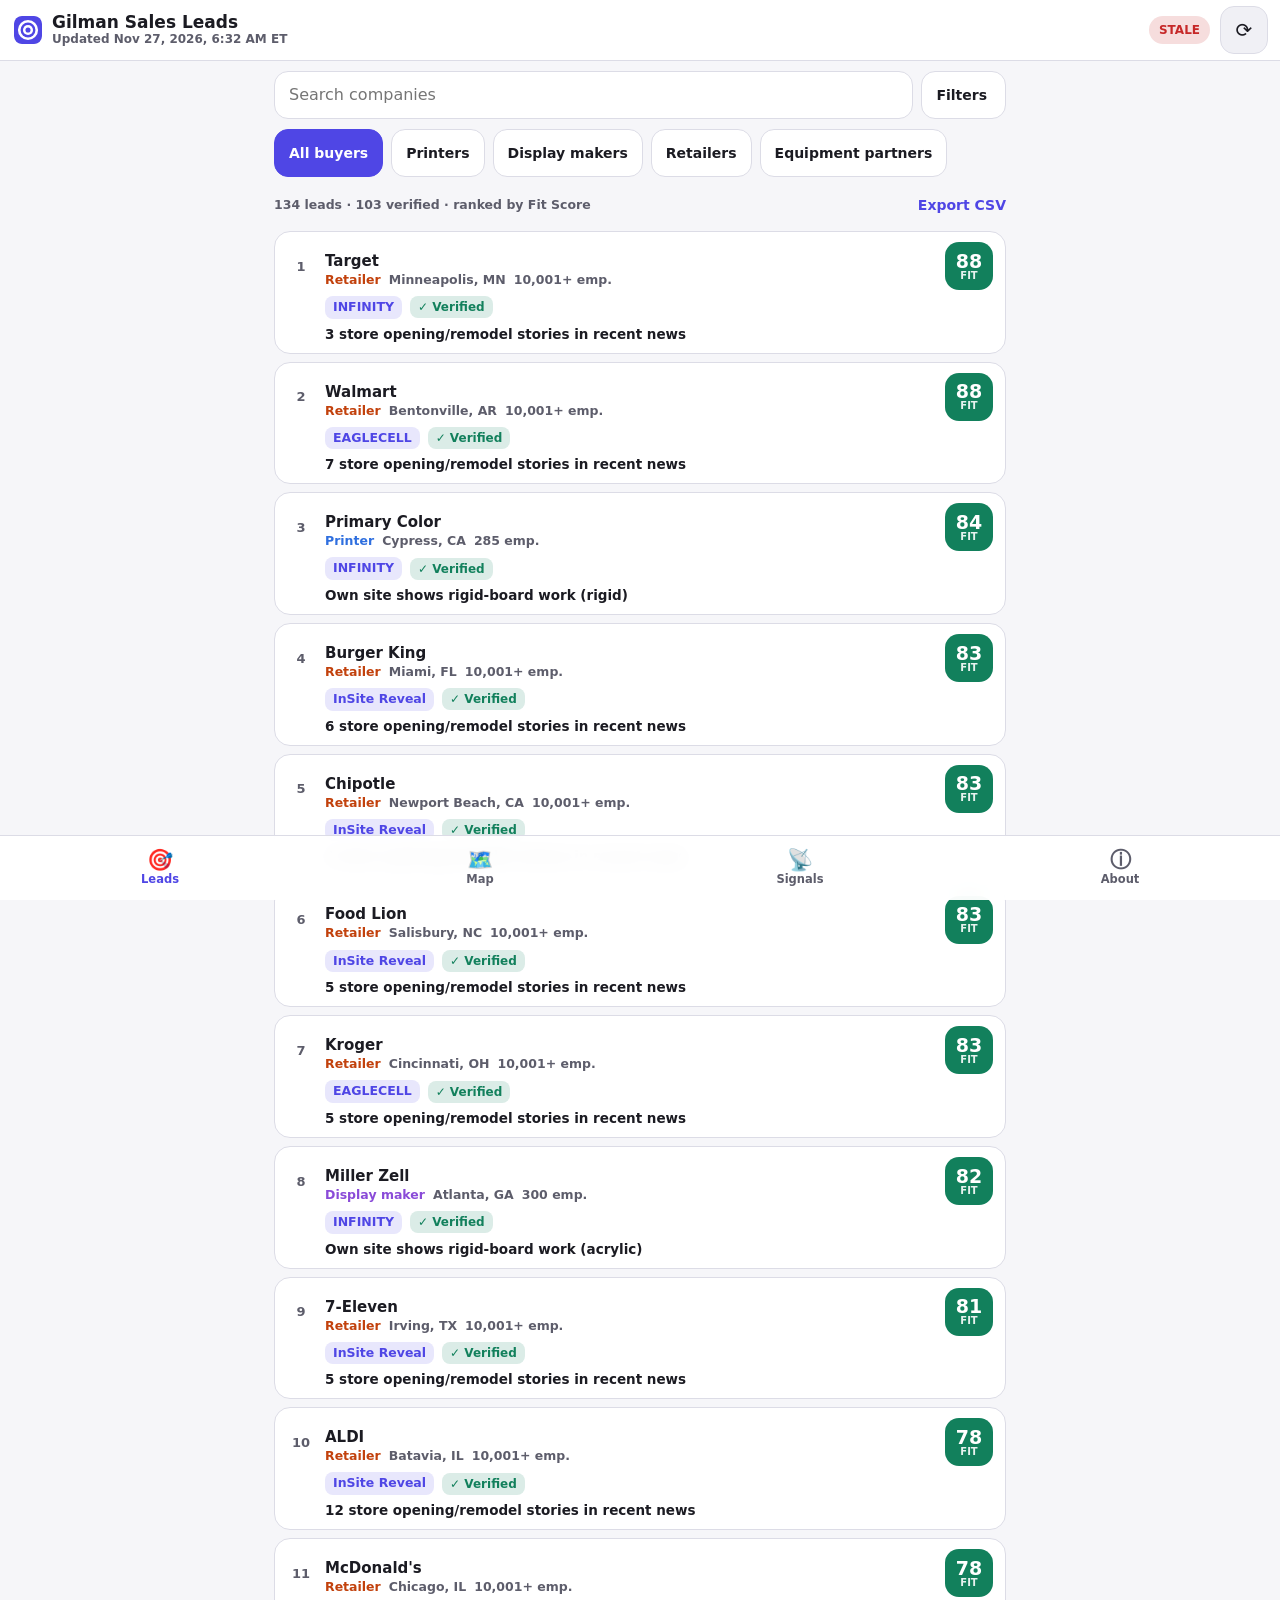
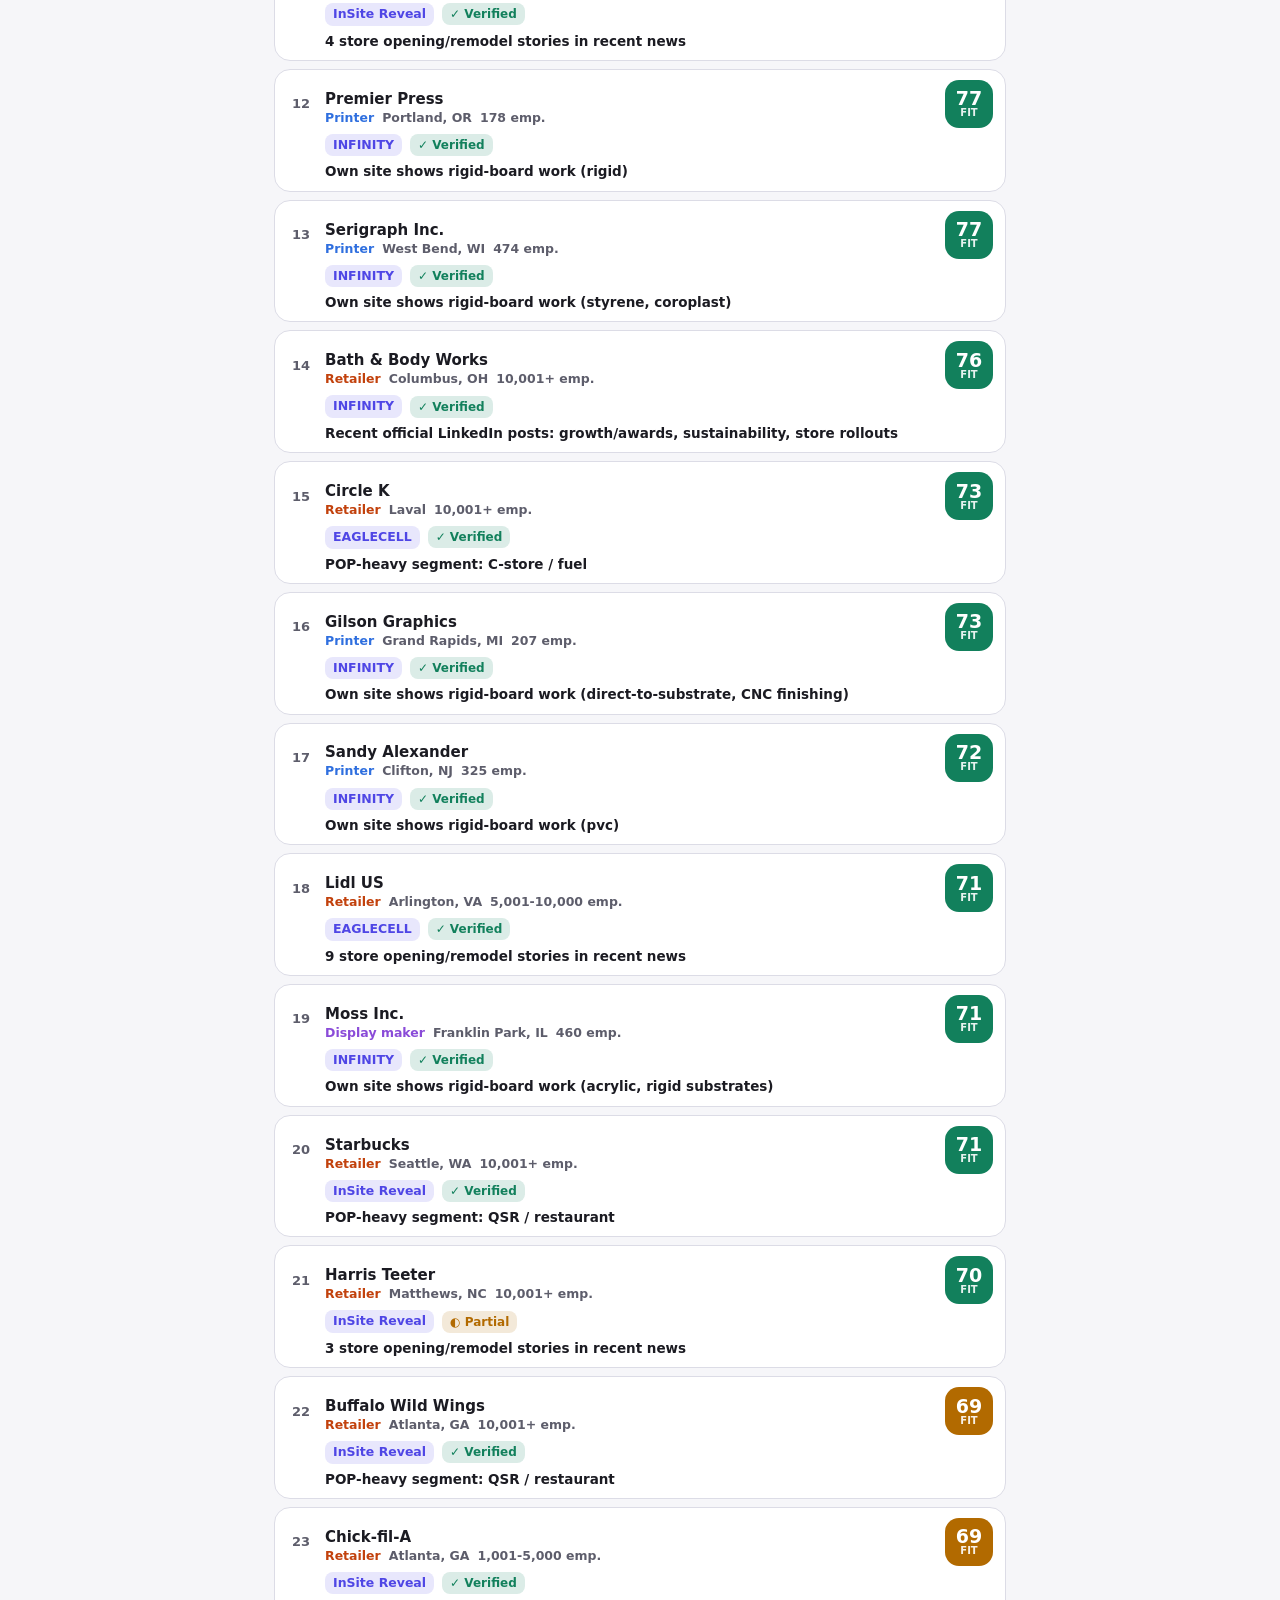
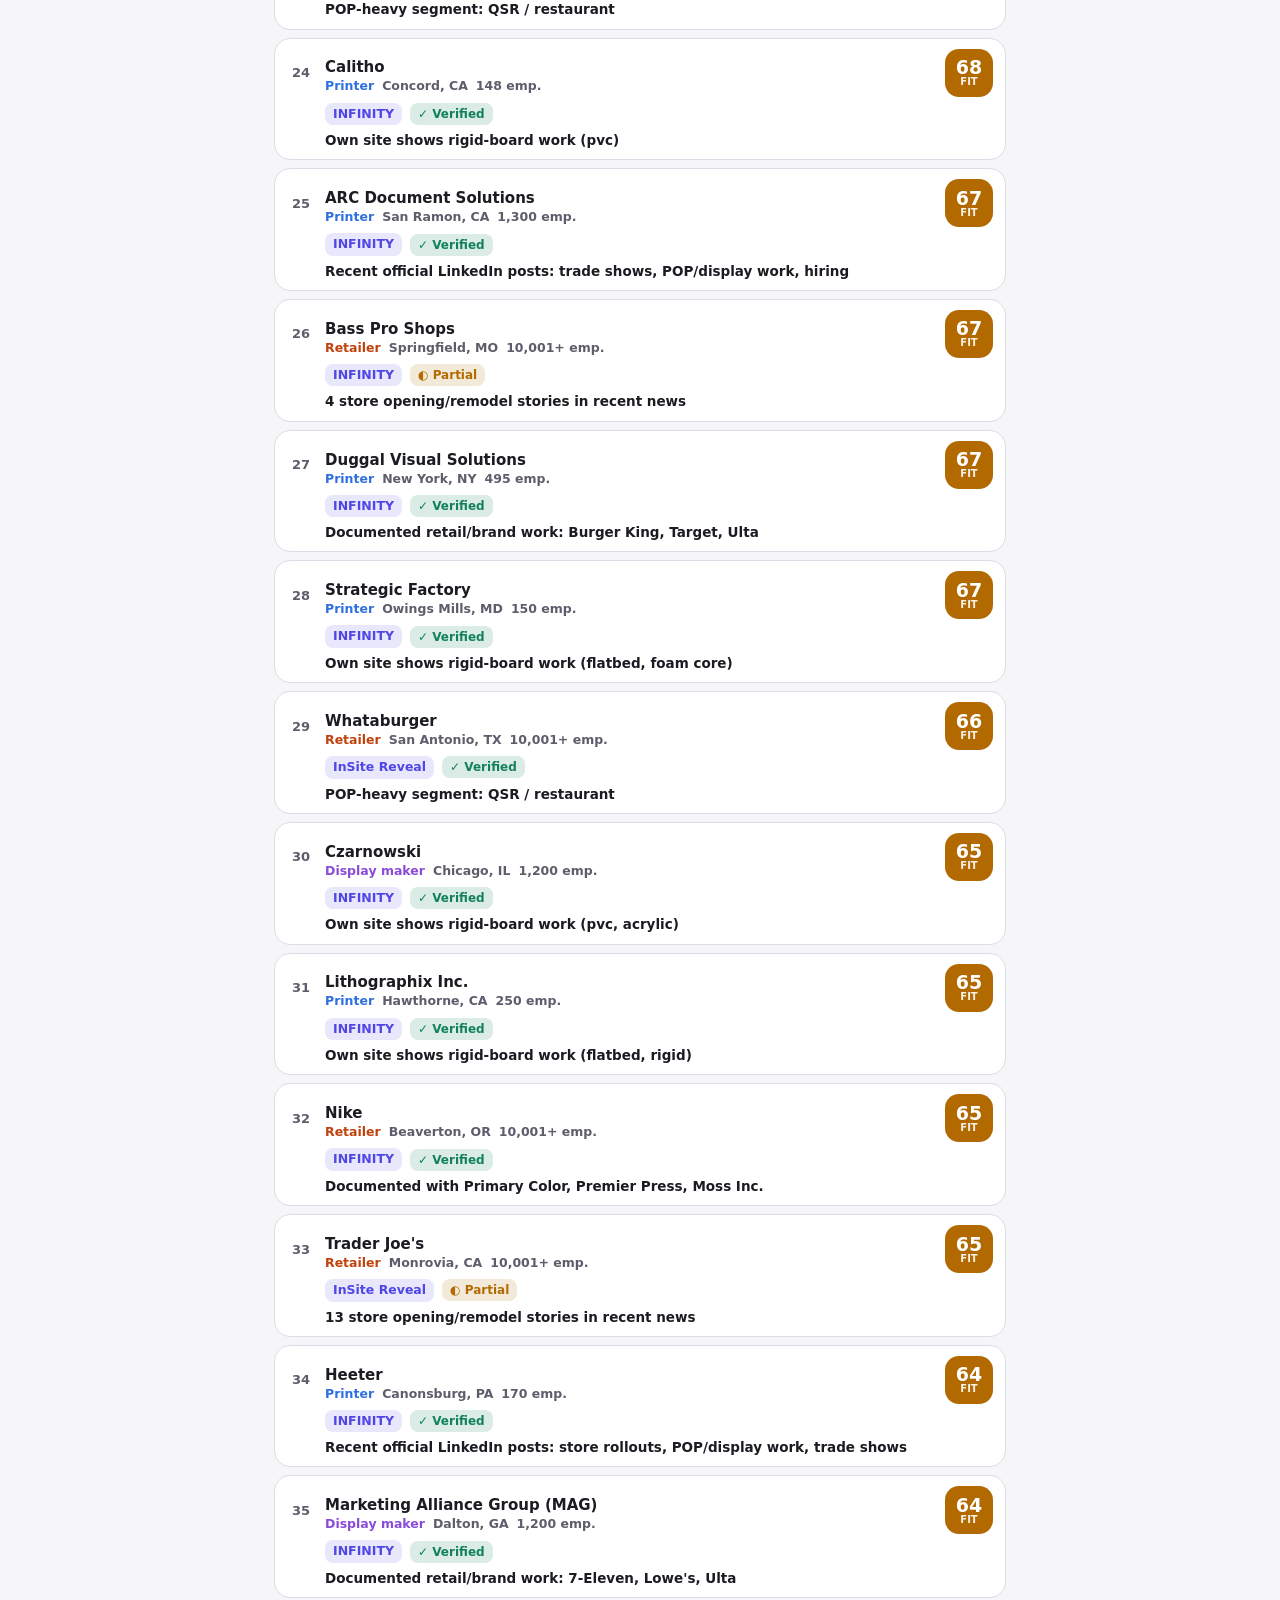
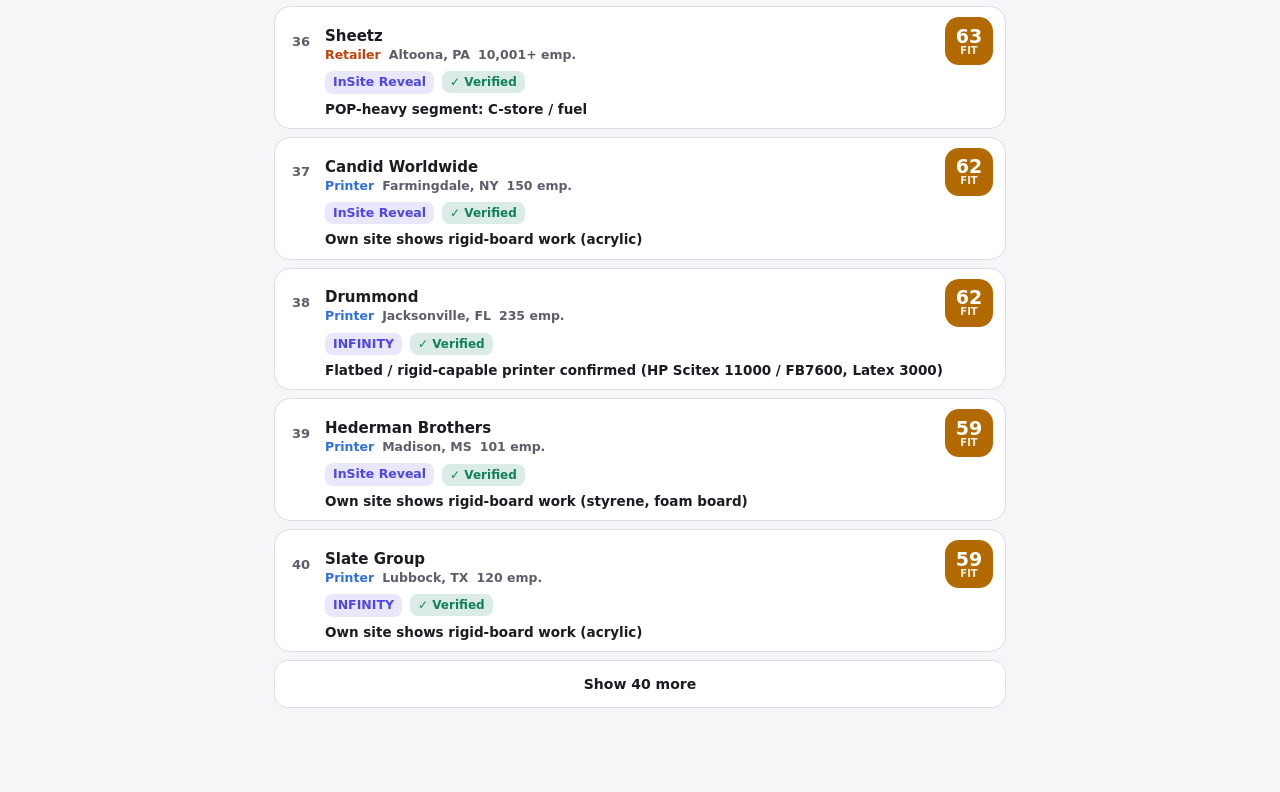
<file: index.html>
<!doctype html>
<html lang="en">
<head>
<meta charset="utf-8">
<meta name="viewport" content="width=device-width, initial-scale=1, viewport-fit=cover">
<title>Gilman Sales Leads</title>
<meta name="description" content="Smart B2B lead finder for Gilman foam board: ranked printers, display makers, OEMs and retailers with verified public sources.">
<meta name="theme-color" content="#4f46e5" media="(prefers-color-scheme: light)">
<meta name="theme-color" content="#16161d" media="(prefers-color-scheme: dark)">
<meta name="apple-mobile-web-app-capable" content="yes">
<meta name="mobile-web-app-capable" content="yes">
<meta name="apple-mobile-web-app-title" content="Sales Leads">
<meta name="apple-mobile-web-app-status-bar-style" content="default">
<link rel="manifest" href="manifest.webmanifest">
<link rel="icon" href="icons/icon.svg" type="image/svg+xml">
<link rel="apple-touch-icon" href="icons/apple-touch-icon.png">
<link rel="stylesheet" href="app.css">
<script>try{var t=localStorage.getItem('slaTheme');document.documentElement.dataset.theme=(t==='light'||t==='dark')?t:(matchMedia('(prefers-color-scheme: dark)').matches?'dark':'light');}catch(e){}</script>
</head>
<body>
<header id="ah">
  <img src="icons/icon.svg" alt="" width="28" height="28">
  <div class="ah-t"><h1>Gilman Sales Leads</h1><span id="slUpdated" class="ah-meta">Loading…</span></div>
  <span id="slStale" class="stale-badge" title="The data file is more than 36 hours old">Stale</span>
  <button type="button" class="ibtn" id="slRefresh" aria-label="Refresh data" title="Refresh now">⟳</button>
</header>
<div id="slOffline" class="offline-note" role="status">Showing the last saved copy. Connect to the internet to refresh.</div>

<main id="main">
  <section id="view-leads" class="view" aria-label="Leads">
    <div class="searchrow">
      <input id="slQ" type="search" placeholder="Search companies" aria-label="Search companies" autocomplete="off">
      <button type="button" class="btn" id="slFBtn" aria-expanded="false" aria-controls="slFilters">Filters<b id="slFCount"></b></button>
    </div>
    <div id="slTypeSeg" class="seg chips" aria-label="Lead type"></div>
    <div id="slFilters" class="filters" hidden>
      <label>Gilman product<select id="slFProduct"></select></label>
      <label>State<select id="slFState"></select></label>
      <label>Region<select id="slFRegion"></select></label>
      <label>Minimum Fit Score<select id="slFMin"></select></label>
      <button type="button" class="btn" id="slFVer" aria-pressed="false">✓ Verified only</button>
      <button type="button" class="btn" id="slFReset">Reset</button>
    </div>
    <div class="countrow"><p class="fine" id="slCount"></p><button type="button" class="lnk" id="slExport">Export CSV</button></div>
    <ol class="lcards" id="slList" aria-label="Ranked leads"></ol>
  </section>

  <section id="view-map" class="view" aria-label="Map" hidden>
    <p class="fine">Leads per state (Fit Score ≥ <b id="slMapMin"></b>). Tap a state to see its leads.</p>
    <div class="map-wrap"><div class="map" id="slMap" role="group" aria-label="State tile map"></div></div>
    <div class="legend" id="slLegend"></div>
  </section>

  <section id="view-signals" class="view" aria-label="Signals" hidden>
    <div id="slSigSeg" class="seg chips" aria-label="Signal type"></div>
    <p class="fine" id="slSigCount"></p>
    <ul class="sigs" id="slSigList"></ul>
  </section>

  <section id="view-about" class="view" aria-label="About" hidden>
    <div class="about-card">
      <img src="icons/icon.svg" alt="" width="56" height="56">
      <div><h2>Gilman Sales Leads</h2><p class="fine">Version <b id="slVersion"></b> · data updated <b id="slAboutUpdated">—</b></p></div>
    </div>
    <p class="fine">A B2B lead finder for Gilman foam board. Every company is scored from public, verified facts and matched to the Gilman product that fits its work.</p>
    <h3>Verification</h3>
    <dl class="kv" id="slAboutStats"></dl>
    <div id="slBadges"></div>
    <h3>How the Fit Score works</h3>
    <div id="slScoring"></div>
    <details class="removed"><summary>Removed after back-verification (<span id="slRemovedN">0</span>)</summary><ul id="slRemoved"></ul></details>
    <h3>Appearance</h3>
    <div class="seg" id="slTheme" aria-label="Theme"></div>
    <h3>Install on your phone</h3>
    <p class="fine"><b>iPhone / iPad (Safari):</b> tap Share, then “Add to Home Screen”. <b>Android (Chrome):</b> tap ⋮, then “Install app”. It works offline from its own icon.</p>
    <h3>Legal</h3>
    <p class="notice" id="slNotice"></p>
    <p class="notice" id="slOemNotice"></p>
    <p class="fine">Public company facts only, each with a source link. No contact names, emails, phone numbers, individual names or private notes are stored. LinkedIn and social facts come from public company pages; no login was used.</p>
  </section>
</main>

<div id="sheetBack" hidden></div>
<aside id="slSheet" class="sheet" role="dialog" aria-modal="true" aria-label="Lead detail" hidden></aside>

<nav id="tabs" role="tablist" aria-label="Sections">
  <button type="button" role="tab" data-tab="leads"><i aria-hidden="true">🎯</i><span>Leads</span></button>
  <button type="button" role="tab" data-tab="map"><i aria-hidden="true">🗺️</i><span>Map</span></button>
  <button type="button" role="tab" data-tab="signals"><i aria-hidden="true">📡</i><span>Signals</span></button>
  <button type="button" role="tab" data-tab="about"><i aria-hidden="true">ⓘ</i><span>About</span></button>
</nav>
<div id="toast" role="status" aria-live="polite" hidden></div>
<script src="app.js"></script>
</body>
</html>
</file>
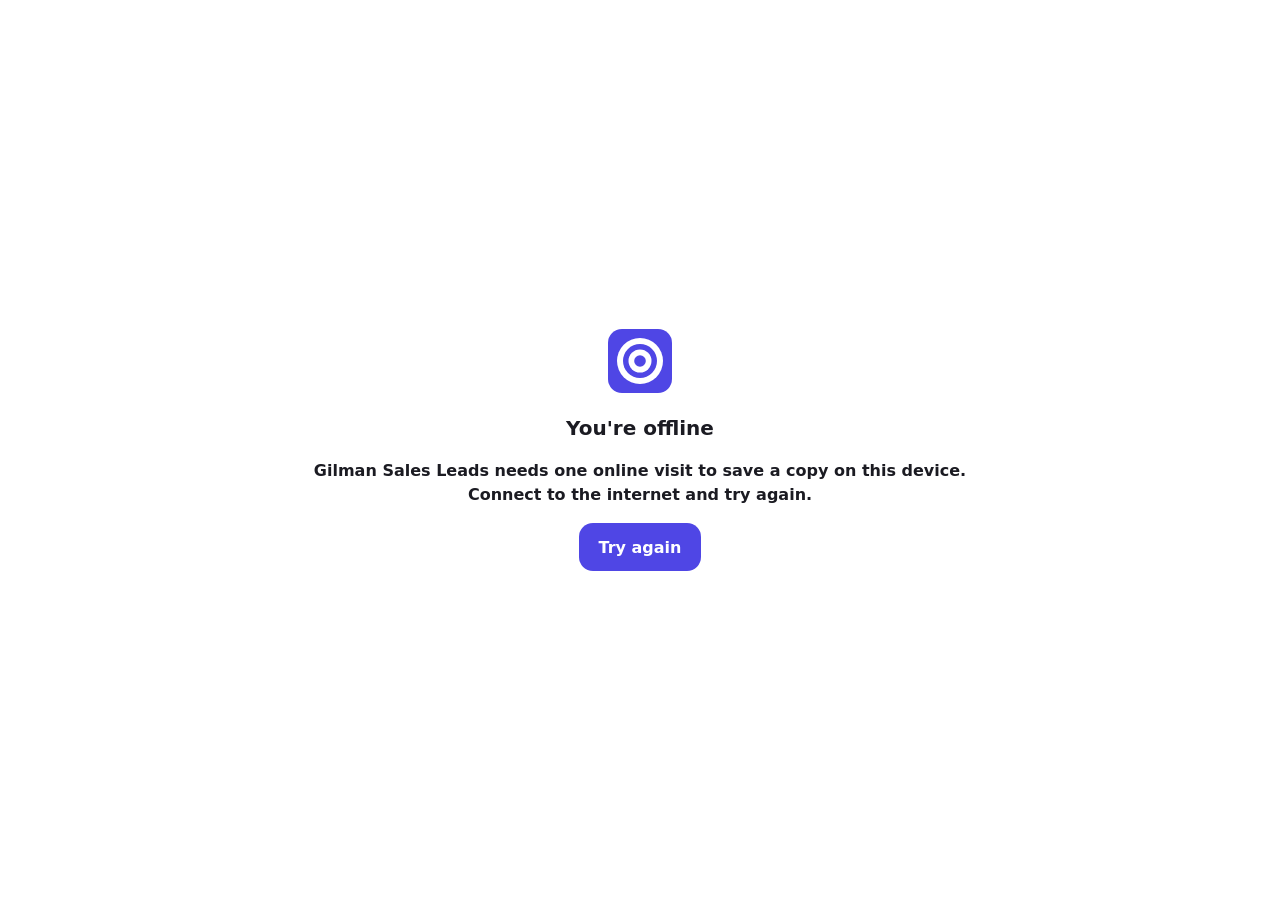
<file: offline.html>
<!doctype html><html lang="en"><head><meta charset="utf-8"><meta name="viewport" content="width=device-width, initial-scale=1, viewport-fit=cover"><title>Gilman Sales Leads · offline</title>
<style>body{margin:0;min-height:100vh;display:grid;place-items:center;font:600 16px/1.5 system-ui,-apple-system,Roboto,sans-serif;background:#fff;color:#1b1b22;padding:24px;box-sizing:border-box;text-align:center}@media (prefers-color-scheme:dark){body{background:#16161d;color:#ececf1}}button{min-height:48px;padding:0 20px;border-radius:14px;border:0;background:#4f46e5;color:#fff;font:700 16px system-ui,Roboto,sans-serif}</style></head>
<body><div><img src="icons/icon.svg" width="64" height="64" alt=""><h1 style="font-size:20px">You're offline</h1><p>Gilman Sales Leads needs one online visit to save a copy on this device.<br>Connect to the internet and try again.</p><button type="button" onclick="location.reload()">Try again</button></div></body></html>
</file>
<file: app.css>
/* Gilman Sales Leads v3 — phone-first (iPhone 390×844 + Android), iPad centered column. Tap targets ≥ 48px. */
:root {
  --bg: #f6f6f9; --surface: #ffffff; --surface2: #f0f0f5; --text: #1b1b22; --muted: #5d5d6b; --line: #dcdce6;
  --accent: #4f46e5; --accent-ink: #ffffff; --danger: #c62828; --ok: #12805c; --warn: #b26a00; --tap: 48px;
  --sat: env(safe-area-inset-top, 0px); --sab: env(safe-area-inset-bottom, 0px); --sal: env(safe-area-inset-left, 0px); --sar: env(safe-area-inset-right, 0px);
  --tabh: 64px; --font: system-ui, -apple-system, "Segoe UI", Roboto, "Noto Sans", sans-serif; color-scheme: light;
}
:root[data-theme="dark"] { --bg: #0f0f14; --surface: #18181f; --surface2: #23232c; --text: #ececf1; --muted: #a6a6b5; --line: #33333f;
  --accent: #7c74ff; --danger: #ff6b6b; --ok: #3ccf91; --warn: #f0a640; color-scheme: dark; }
* { box-sizing: border-box; -webkit-tap-highlight-color: transparent; }
html { -webkit-text-size-adjust: 100%; text-size-adjust: 100%; }
body { margin: 0; background: var(--bg); color: var(--text); font: 500 15px/1.4 var(--font); min-height: 100dvh;
  padding: 0 var(--sar) calc(var(--tabh) + var(--sab)) var(--sal); overscroll-behavior-y: contain; }
body.sheet-open { overflow: hidden; }
a { color: var(--accent); }
[hidden] { display: none !important; }
button, select, input { font: inherit; color: inherit; }
h3, h4 { margin: 0; }

#ah { position: sticky; top: 0; z-index: 20; display: flex; align-items: center; gap: 10px; padding: calc(6px + var(--sat)) 12px 6px 14px; min-height: calc(58px + var(--sat));
  background: color-mix(in srgb, var(--surface) 92%, transparent); backdrop-filter: saturate(1.4) blur(10px); -webkit-backdrop-filter: saturate(1.4) blur(10px); border-bottom: 1px solid var(--line); }
#ah img { border-radius: 8px; flex: none; }
.ah-t { min-width: 0; flex: 1; display: flex; flex-direction: column; }
.ah-t h1 { margin: 0; font: 800 17px/1.2 var(--font); white-space: nowrap; overflow: hidden; text-overflow: ellipsis; }
.ah-meta { font: 600 12px/1.3 var(--font); color: var(--muted); white-space: nowrap; overflow: hidden; text-overflow: ellipsis; }
.stale-badge { display: none; align-items: center; min-height: 28px; padding: 0 10px; border-radius: 14px; flex: none;
  background: color-mix(in srgb, var(--danger) 16%, var(--surface)); color: var(--danger); font: 800 12px/1 var(--font); text-transform: uppercase; }
body.stale .stale-badge { display: inline-flex; }
.ibtn { min-width: var(--tap); min-height: var(--tap); border-radius: 14px; border: 1px solid var(--line); background: var(--surface2); font-size: 20px; line-height: 1; display: inline-grid; place-items: center; flex: none; cursor: pointer; touch-action: manipulation; }
.offline-note { display: none; margin: 10px 14px 0; padding: 10px 12px; border-radius: 12px; background: color-mix(in srgb, var(--accent) 14%, var(--surface)); font: 600 13px/1.35 var(--font); }
body.offline .offline-note { display: block; }

main { max-width: 760px; margin: 0 auto; padding: 10px 14px 20px; }
.view { display: flex; flex-direction: column; gap: 10px; }
.fine { margin: 0; font: 600 12.5px/1.45 var(--font); color: var(--muted); }
.sub { display: block; font: 600 12.5px/1.4 var(--font); color: var(--muted); }
.empty { padding: 14px; color: var(--muted); font: 600 14px/1.4 var(--font); list-style: none; }
.btn, .seg button { min-height: var(--tap); min-width: var(--tap); padding: 0 14px; border-radius: 14px; border: 1px solid var(--line);
  background: var(--surface); color: var(--text); font: 650 14px/1 var(--font); cursor: pointer; touch-action: manipulation; display: inline-flex; align-items: center; justify-content: center; text-decoration: none; gap: 4px; }
.btn.on, .seg button.on { background: var(--accent); border-color: var(--accent); color: var(--accent-ink); }
.btn.wide { width: 100%; }
.lnk { background: none; border: 0; padding: 0; min-height: 32px; color: var(--accent); font: 700 14px/1.2 var(--font); cursor: pointer; text-align: left; }
.seg { display: flex; gap: 8px; }
.chips { flex-wrap: nowrap; overflow-x: auto; margin: 0 -14px; padding: 0 14px 2px; scrollbar-width: none; }
.chips::-webkit-scrollbar { display: none; }
.chips button { flex: none; }

.searchrow { display: flex; gap: 8px; }
.searchrow input { flex: 1; min-width: 0; min-height: var(--tap); border-radius: 14px; border: 1px solid var(--line); background: var(--surface); padding: 0 14px; font-size: 16px; }
.filters { display: grid; grid-template-columns: 1fr 1fr; gap: 10px; padding: 12px; border: 1px solid var(--line); border-radius: 16px; background: var(--surface); }
.filters label { display: flex; flex-direction: column; gap: 4px; font: 700 12px/1.2 var(--font); color: var(--muted); }
.filters select { min-height: var(--tap); border-radius: 12px; border: 1px solid var(--line); background: var(--surface2); padding: 0 10px; font: 600 15px/1 var(--font); color: var(--text); }
.countrow { display: flex; justify-content: space-between; align-items: center; gap: 8px; }

.lcards { list-style: none; margin: 0; padding: 0; display: flex; flex-direction: column; gap: 8px; }
.lcard { background: var(--surface); border: 1px solid var(--line); border-radius: 16px; padding: 10px 12px; cursor: pointer; display: flex; flex-direction: column; gap: 6px; }
.lcard:active { transform: scale(.995); background: var(--surface2); }
.lcard:focus-visible { outline: 3px solid var(--accent); outline-offset: 1px; }
.lc-top { display: flex; align-items: center; gap: 10px; }
.rank { flex: none; width: 28px; text-align: center; font: 800 13px/1 var(--font); color: var(--muted); }
.lc-name { flex: 1; min-width: 0; }
.lc-name h3 { font: 750 16px/1.25 var(--font); white-space: nowrap; overflow: hidden; text-overflow: ellipsis; }
.lc-meta { display: flex; flex-wrap: nowrap; overflow: hidden; white-space: nowrap; gap: 4px 8px; font: 600 12.5px/1.3 var(--font); color: var(--muted); margin-top: 2px; }
.tp { font-weight: 750; }
.tp-printer { color: #2f6fdf; } .tp-oem { color: #8a4bd8; } .tp-retailer { color: #c2410c; } .tp-equipment_oem { color: #0e7f86; }
.score { flex: none; width: 48px; height: 48px; border-radius: 14px; display: flex; flex-direction: column; align-items: center; justify-content: center; color: #fff; }
.score b { font: 850 19px/1 var(--font); } .score small { font: 700 10px/1 var(--font); opacity: .9; text-transform: uppercase; }
.score.big { width: 58px; height: 58px; } .score.big b { font-size: 23px; }
.sc-hi { background: #12805c; } .sc-md { background: #b26a00; } .sc-lo { background: #6b6b7a; }
.lc-prod { display: flex; align-items: center; gap: 8px; flex-wrap: wrap; padding-left: 38px; }
.prod { font: 750 12.5px/1 var(--font); padding: 5px 8px; border-radius: 8px; background: color-mix(in srgb, var(--accent) 13%, var(--surface)); color: var(--accent); text-decoration: none; }
.prod.big { font-size: 15px; padding: 7px 10px; }
.vb { font: 750 12px/1 var(--font); padding: 5px 8px; border-radius: 8px; }
.vb-verified { background: color-mix(in srgb, var(--ok) 15%, var(--surface)); color: var(--ok); }
.vb-partial { background: color-mix(in srgb, var(--warn) 15%, var(--surface)); color: var(--warn); }
.vb-unverified { background: var(--surface2); color: var(--muted); }
.lc-why { margin: 0; padding-left: 38px; font: 550 13.5px/1.35 var(--font); color: var(--text); display: -webkit-box; -webkit-line-clamp: 2; -webkit-box-orient: vertical; overflow: hidden; }
.more { list-style: none; }

/* detail sheet */
#sheetBack { position: fixed; inset: 0; z-index: 40; background: rgba(0,0,0,.35); }
.sheet { position: fixed; z-index: 41; left: 0; right: 0; bottom: 0; top: calc(var(--sat) + 28px); max-width: 760px; margin: 0 auto; background: var(--bg); border-radius: 20px 20px 0 0;
  overflow-y: auto; -webkit-overflow-scrolling: touch; overscroll-behavior: contain; box-shadow: 0 -8px 30px rgba(0,0,0,.2); padding-bottom: calc(20px + var(--sab)); }
.sh-head { position: sticky; top: 0; z-index: 2; display: flex; gap: 10px; align-items: center; padding: 10px 12px; background: var(--surface); border-bottom: 1px solid var(--line); border-radius: 20px 20px 0 0; }
.sh-t { flex: 1; min-width: 0; } .sh-t .lc-meta { flex-wrap: wrap; white-space: normal; } .sh-t h2 { margin: 0; font: 800 18px/1.2 var(--font); }
.sh-body { padding: 12px 14px; display: flex; flex-direction: column; gap: 10px; }
.sh-body h4 { font: 800 13px/1.2 var(--font); text-transform: uppercase; letter-spacing: .04em; color: var(--muted); margin-top: 6px; display: flex; align-items: center; gap: 8px; }
.why { margin: 0; padding-left: 20px; display: flex; flex-direction: column; gap: 4px; font: 600 14.5px/1.4 var(--font); }
.note { margin: 0; padding: 10px 12px; border-radius: 12px; background: color-mix(in srgb, var(--warn) 12%, var(--surface)); font: 600 13px/1.4 var(--font); }
.bestbox { border: 1px solid color-mix(in srgb, var(--accent) 35%, var(--line)); background: color-mix(in srgb, var(--accent) 6%, var(--surface)); border-radius: 16px; padding: 12px; display: flex; flex-direction: column; gap: 6px; }
.bestbox p { margin: 0; font: 550 14px/1.45 var(--font); }
.bb-h { display: flex; justify-content: space-between; align-items: center; gap: 8px; font: 800 12px/1 var(--font); text-transform: uppercase; color: var(--muted); }
.proof { font-size: 13.5px !important; }
.src { font: 700 13px/1 var(--font); white-space: nowrap; display: inline-flex; align-items: center; min-height: 32px; }
.src.sq { min-width: 40px; min-height: 40px; justify-content: center; }
.rel, .checks, .sigs, .factors, .formula, .legend-l { list-style: none; margin: 0; padding: 0; display: flex; flex-direction: column; gap: 6px; }
.rel li { background: var(--surface); border: 1px solid var(--line); border-radius: 12px; padding: 8px 10px; font: 650 14px/1.3 var(--font); }
.checks li { display: flex; gap: 10px; align-items: flex-start; background: var(--surface); border: 1px solid var(--line); border-radius: 12px; padding: 8px 10px; font: 600 13.5px/1.3 var(--font); }
.checks li > div { flex: 1; min-width: 0; overflow-wrap: anywhere; }
.ci { flex: none; width: 22px; height: 22px; border-radius: 11px; display: grid; place-items: center; font: 800 12px/1 var(--font); background: var(--surface2); color: var(--muted); }
.ck-pass .ci { background: var(--ok); color: #fff; } .ck-fail .ci { background: var(--danger); color: #fff; } .ck-partial .ci { background: var(--warn); color: #fff; }
.eqchips { display: flex; flex-direction: column; gap: 6px; }
.eqrow { display: flex; flex-wrap: wrap; gap: 6px; align-items: center; }
.eqk { font: 750 12px/1 var(--font); color: var(--muted); width: 44px; }
.eq { display: inline-flex; gap: 4px; align-items: center; min-height: 32px; padding: 0 8px; border-radius: 8px; border: 1px solid var(--line); background: var(--surface); font: 600 12.5px/1 var(--font); color: var(--text); text-decoration: none; }
.eq i { font-style: normal; font-weight: 800; color: var(--muted); } .eq-c i { color: var(--ok); } .eq-d { opacity: .6; } .eq-n { color: var(--muted); }
.socs { display: flex; flex-wrap: wrap; gap: 6px; }
.soc { display: inline-flex; align-items: center; min-height: 40px; padding: 0 12px; border-radius: 12px; border: 1px solid var(--line); background: var(--surface); font: 700 13px/1 var(--font); text-decoration: none; }
.fxd summary { min-height: var(--tap); display: flex; align-items: center; font: 800 14px/1 var(--font); cursor: pointer; }
.factors li { background: var(--surface); border: 1px solid var(--line); border-radius: 12px; padding: 8px 10px; }
.fx { display: flex; justify-content: space-between; font: 700 13.5px/1.3 var(--font); }
.bar { height: 6px; border-radius: 3px; background: var(--surface2); margin: 5px 0; overflow: hidden; } .bar i { display: block; height: 100%; background: var(--accent); }
.cat { display: inline-block; font: 800 11px/1 var(--font); padding: 4px 7px; border-radius: 7px; background: var(--surface2); color: var(--text); text-transform: uppercase; letter-spacing: .03em; }
.c-opening, .c-rollout { background: color-mix(in srgb, var(--ok) 16%, var(--surface)); color: var(--ok); }
.c-pop, .c-tradeshow { background: color-mix(in srgb, var(--accent) 14%, var(--surface)); color: var(--accent); }
.c-install, .c-growth, .c-expansion, .c-acquisition { background: color-mix(in srgb, var(--warn) 15%, var(--surface)); color: var(--warn); }
.c-closing { background: color-mix(in srgb, var(--danger) 14%, var(--surface)); color: var(--danger); }

/* signals */
.sig { background: var(--surface); border: 1px solid var(--line); border-radius: 14px; padding: 10px 12px; display: flex; flex-direction: column; gap: 6px; }
.sg-top { display: flex; align-items: center; gap: 8px; } .sg-top .sub { display: inline; }
.sg-t { font: 700 14.5px/1.35 var(--font); color: var(--text); text-decoration: none; }
.sg-co { display: flex; flex-wrap: wrap; gap: 6px; }
.chip { min-height: 36px; padding: 0 10px; border-radius: 10px; border: 1px solid var(--line); background: var(--surface2); font: 700 13px/1 var(--font); cursor: pointer; }

/* map */
.map-wrap { background: var(--surface); border: 1px solid var(--line); border-radius: 16px; padding: 8px; }
.map { display: grid; grid-template-columns: repeat(11, 1fr); gap: 3px; }
.tile { aspect-ratio: 1; border: 0; border-radius: 6px; background: var(--surface2); display: flex; flex-direction: column; align-items: center; justify-content: center; padding: 0; cursor: pointer; color: var(--text); }
.tile b { font: 800 10.5px/1 var(--font); } .tile span { font: 750 10px/1.1 var(--font); }
.lv1 { background: color-mix(in srgb, var(--accent) 25%, var(--surface)); } .lv2 { background: color-mix(in srgb, var(--accent) 45%, var(--surface)); }
.lv3 { background: color-mix(in srgb, var(--accent) 70%, var(--surface)); color: #fff; } .lv4 { background: var(--accent); color: #fff; }
.legend { display: flex; gap: 6px; } .legend .tile { aspect-ratio: auto; padding: 6px 10px; font: 700 12px/1 var(--font); cursor: default; }

/* about */
.about-card { display: flex; gap: 12px; align-items: center; } .about-card h2 { margin: 0; font: 800 19px/1.2 var(--font); } .about-card img { border-radius: 12px; }
.view h3 { font: 800 15px/1.2 var(--font); margin-top: 8px; }
.kv { display: grid; grid-template-columns: repeat(3, 1fr); gap: 8px; margin: 0; }
.kv > div { background: var(--surface); border: 1px solid var(--line); border-radius: 12px; padding: 8px 10px; }
.kv dt { font: 700 11px/1.2 var(--font); color: var(--muted); text-transform: uppercase; }
.kv dd { margin: 4px 0 0; font: 850 18px/1.1 var(--font); }
.legend-l + .fine { margin-top: 6px; }
.formula li { display: flex; gap: 10px; align-items: flex-start; font: 600 13.5px/1.4 var(--font); background: var(--surface); border: 1px solid var(--line); border-radius: 12px; padding: 8px 10px; }
.formula b { flex: none; width: 34px; height: 28px; border-radius: 8px; background: var(--accent); color: #fff; display: grid; place-items: center; font: 800 13px/1 var(--font); }
.legend-l li { font: 600 13.5px/1.4 var(--font); }
.removed summary { min-height: var(--tap); display: flex; align-items: center; font: 800 15px/1 var(--font); cursor: pointer; }
.removed ul { margin: 0; padding-left: 18px; display: flex; flex-direction: column; gap: 6px; font: 600 13.5px/1.4 var(--font); }
.removed .sub { display: inline; }
.notice { margin: 0; font: 600 12px/1.5 var(--font); color: var(--muted); padding: 10px 12px; background: var(--surface); border: 1px solid var(--line); border-radius: 12px; }

#tabs { position: fixed; z-index: 30; left: 0; right: 0; bottom: 0; display: grid; grid-template-columns: repeat(4, 1fr); padding: 0 var(--sar) var(--sab) var(--sal);
  min-height: calc(var(--tabh) + var(--sab)); background: color-mix(in srgb, var(--surface) 94%, transparent); backdrop-filter: blur(10px); -webkit-backdrop-filter: blur(10px); border-top: 1px solid var(--line); }
#tabs button { border: 0; background: none; display: flex; flex-direction: column; align-items: center; justify-content: center; gap: 3px; min-height: var(--tabh); font: 700 11.5px/1 var(--font); color: var(--muted); cursor: pointer; }
#tabs button i { font-style: normal; font-size: 21px; line-height: 1; }
#tabs button.on { color: var(--accent); }
#toast { position: fixed; z-index: 50; left: 50%; transform: translateX(-50%); bottom: calc(var(--tabh) + var(--sab) + 12px); padding: 10px 16px; border-radius: 14px; background: var(--text); color: var(--bg); font: 700 14px/1.2 var(--font); }
@media (max-width: 359.98px) { .filters { grid-template-columns: 1fr; } }
</file>
